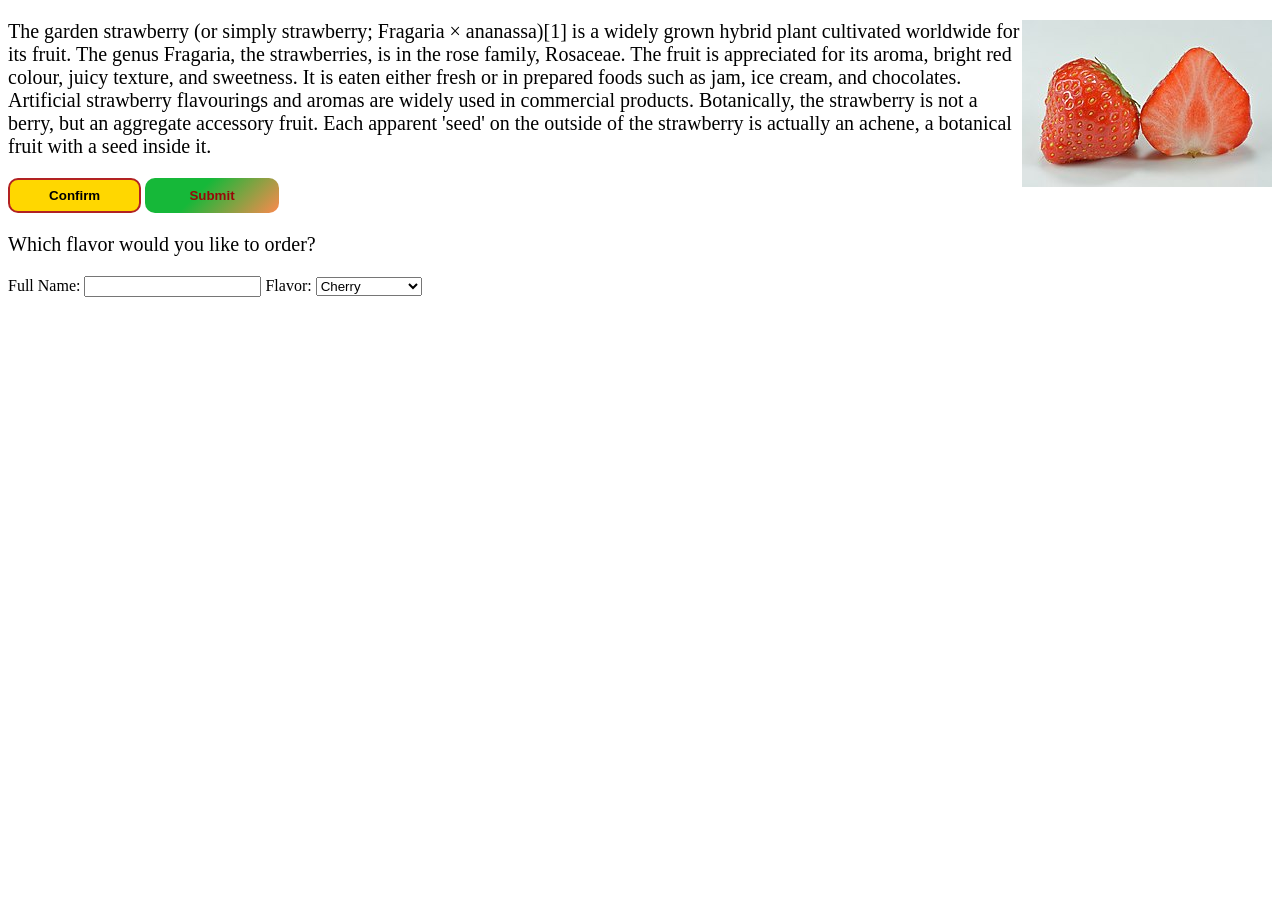
<file: index.html>
<!DOCTYPE html>
<html lang="en">

<head>
    <meta charset="UTF-8">
    <meta name="viewport" content="width=device-width, initial-scale=1.0">
    <title>Document</title>
    <link rel="stylesheet" href="style.css">
</head>

<body>
    <img src="Garden_strawberry_(Fragaria_×_ananassa).jpg" alt="">
    <p>The garden strawberry (or simply strawberry; Fragaria × ananassa)[1] is a widely grown hybrid plant cultivated
        worldwide for its fruit. The genus Fragaria, the strawberries, is in the rose family, Rosaceae. The fruit is
        appreciated for its aroma, bright red colour, juicy texture, and sweetness. It is eaten either fresh or in
        prepared foods such as jam, ice cream, and chocolates. Artificial strawberry flavourings and aromas are widely
        used in commercial products. Botanically, the strawberry is not a berry, but an aggregate accessory fruit. Each
        apparent 'seed' on the outside of the strawberry is actually an achene, a botanical fruit with a seed inside it.
    </p>

    <button class="joinBtn">Confirm</button>

    <button id ="Subcribe">Submit</button>

    <form>
  <p>Which flavor would you like to order?</p>
  <label>Full Name: <input name="firstName" type="text" /></label>
  <label
    >Flavor:
    <select name="flavor">
      <option>Cherry</option>
      <option>Green Tea</option>
      <option>Moose Tracks</option>
      <option>Mint Chip</option>
    </select>
  </label>
</form>
    
</body>

</html>
</file>
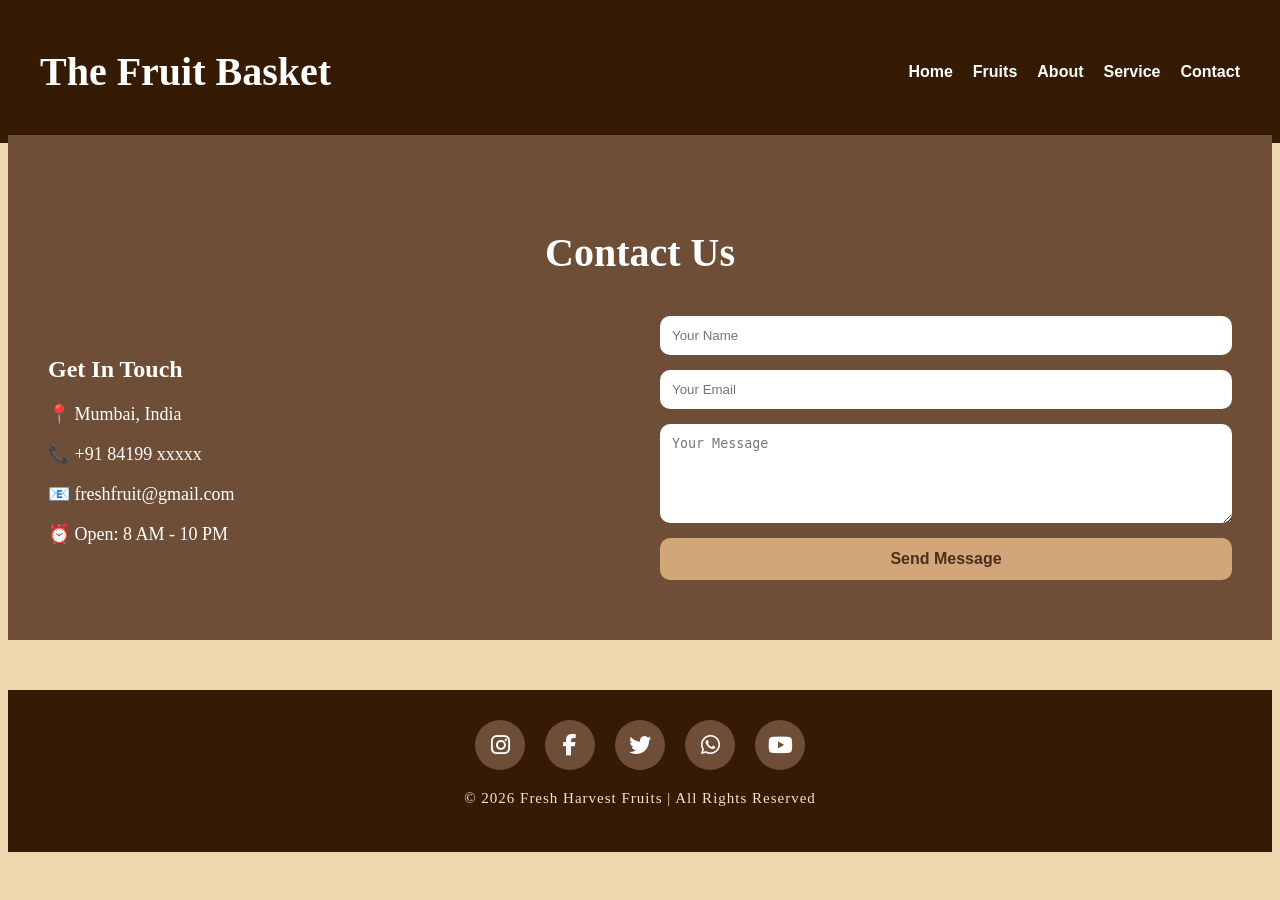
<file: contact.html>
<!DOCTYPE html>
<html lang="en">
<head>
    <meta charset="UTF-8">
    <meta name="viewport" content="width=device-width, initial-scale=1.0">
    <title>Contact</title>
        <link rel="stylesheet" href="sytlefr.css">
        <link rel="stylesheet" href="https://cdnjs.cloudflare.com/ajax/libs/font-awesome/6.5.1/css/all.min.css">
</head>
<body>
       <header>
        <nav class="navbar">
            <h1 class="logo">The Fruit Basket</h1>

            <ul class="nav-links">
                <li><a href="fruit.html">Home</a></li>
                <li><a href="fruits.html">Fruits</a></li>
                <li><a href="about.html">About</a></li>
                <li><a href="service.html">Service</a></li>
                <li><a href="contact.html">Contact</a></li>
            </ul>
        </nav>
    </header>

      <section class="contact">
        <h1 class="contact-title">Contact Us</h1>

        <div class="contact-container">

            <div class="contact-info">
                <h2>Get In Touch</h2>

                <p>📍 Mumbai, India</p>
                <p>📞 +91 84199 xxxxx</p>
                <p>📧 freshfruit@gmail.com</p>
                <p>⏰ Open: 8 AM - 10 PM</p>
            </div>

            <form class="contact-form">

                <input type="text" placeholder="Your Name" required>

                <input type="email" placeholder="Your Email" required>

                <textarea placeholder="Your Message" rows="5"></textarea>

                <button type="submit">Send Message</button>

            </form>

        </div>
    </section>
    
<footer class="footer">


    <div class="social-icons">

        <a href="#"><i class="fa-brands fa-instagram"></i></a>

        <a href="#"><i class="fa-brands fa-facebook-f"></i></a>

        <a href="#"><i class="fa-brands fa-twitter"></i></a>

        <a href="#"><i class="fa-brands fa-whatsapp"></i></a>

        <a href="#"><i class="fa-brands fa-youtube"></i></a>

    </div>


    <div class="footer-bottom">
        <p>© 2026 Fresh Harvest Fruits | All Rights Reserved</p>
    </div>

</footer>




</body>
</html>
</file>
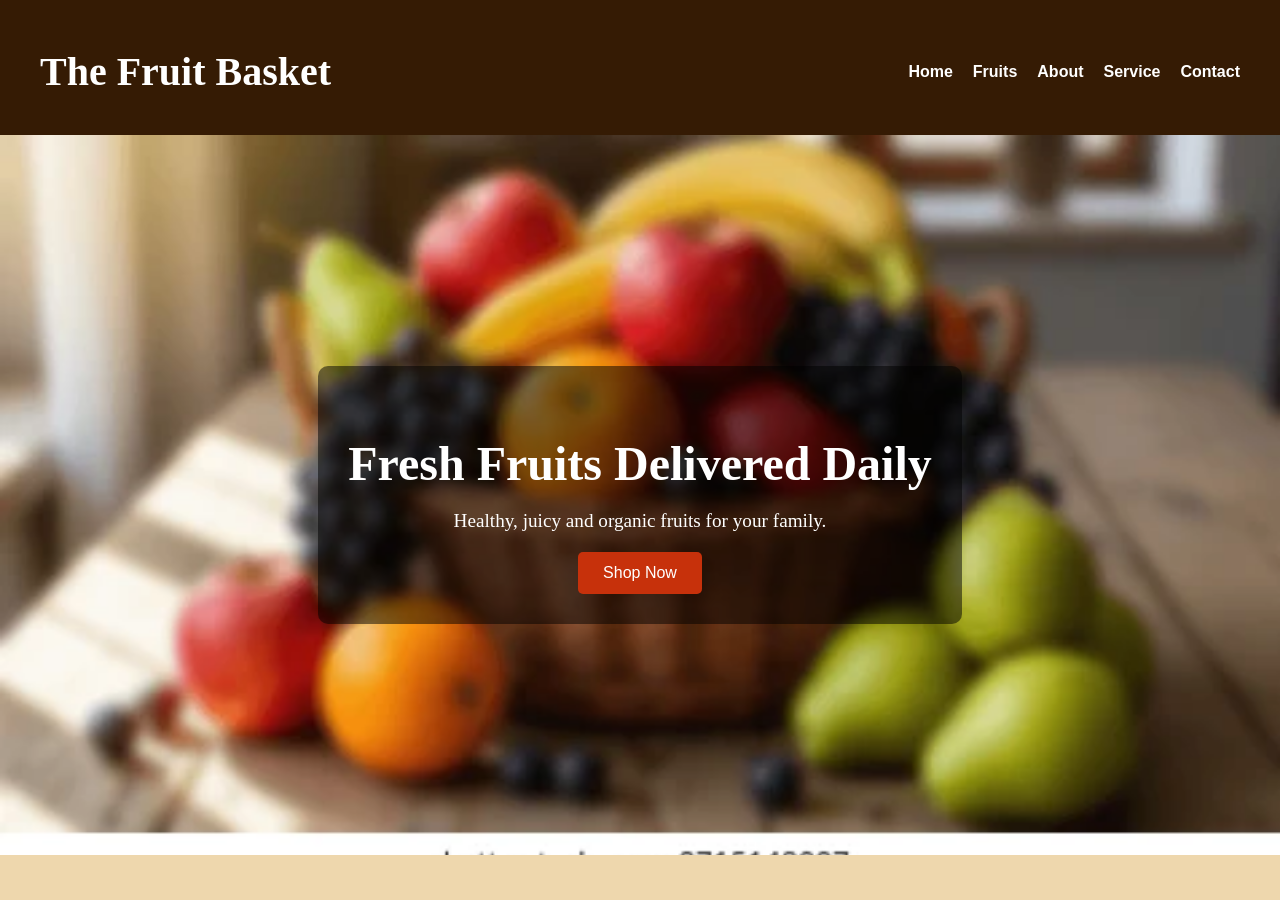
<file: home.html>
<!DOCTYPE html>
<html lang="en">
<head>
    <meta charset="UTF-8">
    <meta name="viewport" content="width=device-width, initial-scale=1.0">
    <title>Home</title>
        <link rel="stylesheet" href="sytlefr.css">
</head>
<body>
      <header>
        <nav class="navbar">
            <h1 class="logo">The Fruit Basket</h1>

            <ul class="nav-links">
                <li><a href="home.html">Home</a></li>
                <li><a href="products.html">Fruits</a></li>
                <li><a href="about.html">About</a></li>
                <li><a href="service.html">Service</a></li>
                <li><a href="contact.html">Contact</a></li>
            </ul>
        </nav>
    </header>

    <section class="hero">
        <div class="hero-text">
            <h2>Fresh Fruits Delivered Daily</h2>
            <p>Healthy, juicy and organic fruits for your family.</p>
            <button>Shop Now</button>
        </div>
    </section>

</body>
</html>
</file>
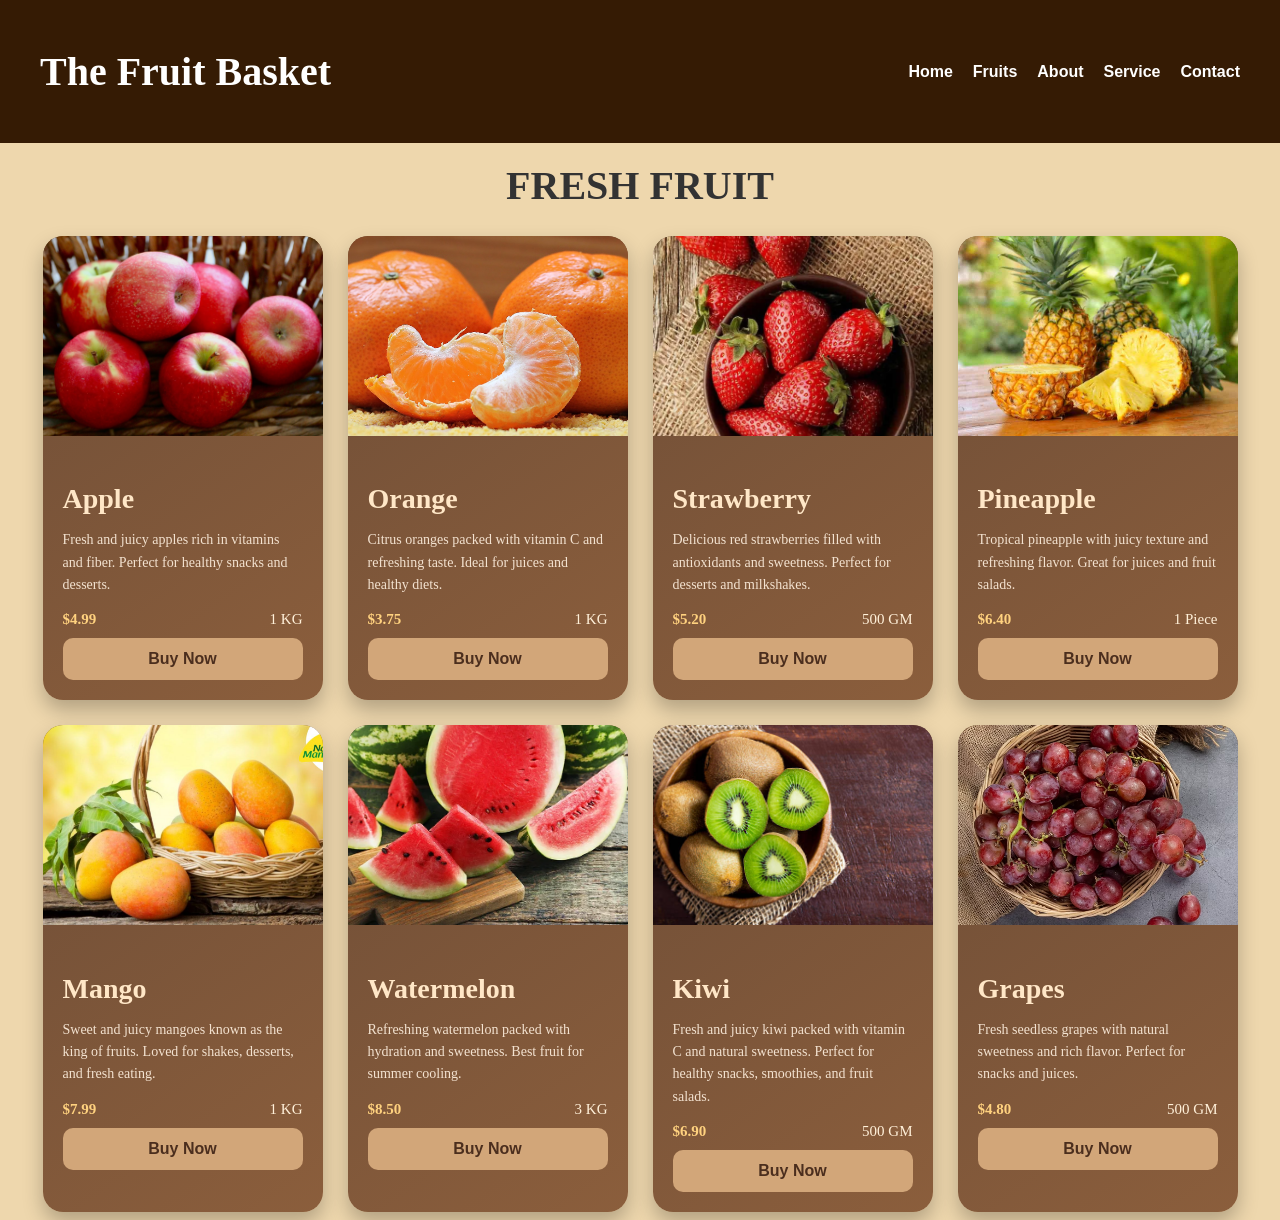
<file: products.html>
<!DOCTYPE html>
<html lang="en">
<head>
    <meta charset="UTF-8">
    <meta name="viewport" content="width=device-width, initial-scale=1.0">
    <title>Products</title>
        <link rel="stylesheet" href="sytlefr.css">
</head>
<body>
      <header>
        <nav class="navbar">
            <h1 class="logo">The Fruit Basket</h1>

            <ul class="nav-links">
                <li><a href="fruit.html">Home</a></li>
                <li><a href="products.html">Fruits</a></li>
                <li><a href="about.html">About</a></li>
                <li><a href="service.html">Service</a></li>
                <li><a href="contact.html">Contact</a></li>
            </ul>
        </nav>
    </header>

    <div class="container">
        <h1>FRESH FRUIT </h1>
        <div class="fruit-cards">


            <div class="card">
                <img src="IMAGE/apples-7281075_1280.jpg" alt="Apple">

                <div class="card-content">
                    <h2 class="fruit-name">Apple</h2>

                    <p class="description">
                        Fresh and juicy apples rich in vitamins and fiber.
                        Perfect for healthy snacks and desserts.
                    </p>

                    <div class="details">
                        <span class="price">$4.99</span>
                        <span class="weight">1 KG</span>
                    </div>

                    <button class="btn">Buy Now</button>
                </div>
            </div>

            <div class="card">
                <img src="IMAGE/Orange.jpg" alt="Orange">

                <div class="card-content">
                    <h2 class="fruit-name">Orange</h2>

                    <p class="description">
                        Citrus oranges packed with vitamin C and refreshing taste.
                        Ideal for juices and healthy diets.
                    </p>

                    <div class="details">
                        <span class="price">$3.75</span>
                        <span class="weight">1 KG</span>
                    </div>

                    <button class="btn">Buy Now</button>
                </div>
            </div>

            <div class="card">
                <img src="IMAGE/strawberry.jpn.webp" alt="Strawberry">

                <div class="card-content">
                    <h2 class="fruit-name">Strawberry</h2>

                    <p class="description">
                        Delicious red strawberries filled with antioxidants and sweetness.
                        Perfect for desserts and milkshakes.
                    </p>

                    <div class="details">
                        <span class="price">$5.20</span>
                        <span class="weight">500 GM</span>
                    </div>

                    <button class="btn">Buy Now</button>
                </div>
            </div>

            <div class="card">
                <img src="IMAGE/pineapple.jpg" alt="Pineapple">

                <div class="card-content">
                    <h2 class="fruit-name">Pineapple</h2>

                    <p class="description">
                        Tropical pineapple with juicy texture and refreshing flavor.
                        Great for juices and fruit salads.
                    </p>

                    <div class="details">
                        <span class="price">$6.40</span>
                        <span class="weight">1 Piece</span>
                    </div>

                    <button class="btn">Buy Now</button>
                </div>
            </div>

            <div class="card">
                <img src="IMAGE/mango.jpg" alt="Mango">

                <div class="card-content">
                    <h2 class="fruit-name">Mango</h2>

                    <p class="description">
                        Sweet and juicy mangoes known as the king of fruits.
                        Loved for shakes, desserts, and fresh eating.
                    </p>

                    <div class="details">
                        <span class="price">$7.99</span>
                        <span class="weight">1 KG</span>
                    </div>

                    <button class="btn">Buy Now</button>
                </div>
            </div>

            <div class="card">
                <img src="IMAGE/Watermelon.webp" alt="Watermelon">

                <div class="card-content">
                    <h2 class="fruit-name">Watermelon</h2>

                    <p class="description">
                        Refreshing watermelon packed with hydration and sweetness.
                        Best fruit for summer cooling.
                    </p>

                    <div class="details">
                        <span class="price">$8.50</span>
                        <span class="weight">3 KG</span>
                    </div>

                    <button class="btn">Buy Now</button>
                </div>
            </div>

             <div class="card">
                <img src="IMAGE/kiwi-jpg.jpg" alt="Kiwi">

                <div class="card-content">

                    <h2 class="fruit-name">Kiwi</h2>

                    <p class="description">
                        Fresh and juicy kiwi packed with vitamin C and natural sweetness.
                        Perfect for healthy snacks, smoothies, and fruit salads.
                    </p>

                    <div class="details">
                        <span class="price">$6.90</span>
                        <span class="weight">500 GM</span>
                    </div>

                    <button class="btn">Buy Now</button>

                </div>
            </div>

            <div class="card">
                <img src="IMAGE/grapes.jpg" alt="Grapes">

                <div class="card-content">
                    <h2 class="fruit-name">Grapes</h2>

                    <p class="description">
                        Fresh seedless grapes with natural sweetness and rich flavor.
                        Perfect for snacks and juices.
                    </p>

                    <div class="details">
                        <span class="price">$4.80</span>
                        <span class="weight">500 GM</span>
                    </div>

                    <button class="btn">Buy Now</button>
                </div>
            </div>
            </div>
        </div>
 
</body>
</html>
</file>
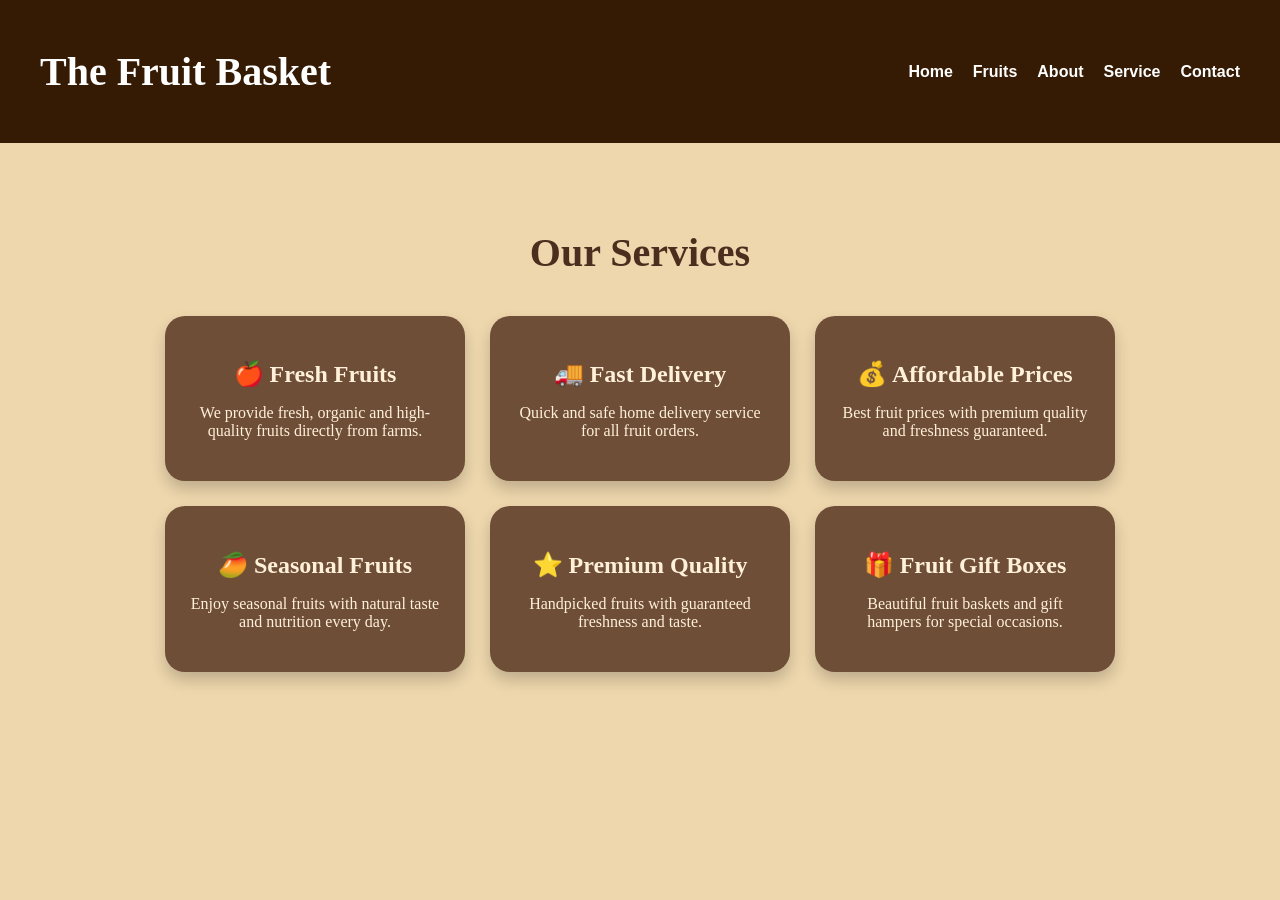
<file: service.html>
<!DOCTYPE html>
<html lang="en">

<head>
    <meta charset="UTF-8">
    <meta name="viewport" content="width=device-width, initial-scale=1.0">
    <title>Services</title>
    <link rel="stylesheet" href="sytlefr.css">
</head>

<body>
    <header>
        <nav class="navbar">
            <h1 class="logo">The Fruit Basket</h1>

            <ul class="nav-links">
                <li><a href="fruit.html">Home</a></li>
                <li><a href="fruits.html">Fruits</a></li>
                <li><a href="about.html">About</a></li>
                <li><a href="service.html">Service</a></li>
                <li><a href="contact.html">Contact</a></li>
            </ul>
        </nav>
    </header>

    <section class="services">
        <h1 class="service-title">Our Services</h1>

        <div class="service-boxes">

            <div class="service-card">
                <h2>🍎 Fresh Fruits</h2>
                <p>We provide fresh, organic and high-quality fruits directly from farms.</p>
            </div>

            <div class="service-card">
                <h2>🚚 Fast Delivery</h2>
                <p>Quick and safe home delivery service for all fruit orders.</p>
            </div>

            <div class="service-card">
                <h2>💰 Affordable Prices</h2>
                <p>Best fruit prices with premium quality and freshness guaranteed.</p>
            </div>

            <div class="service-card">
                <h2>🥭 Seasonal Fruits</h2>
                <p>Enjoy seasonal fruits with natural taste and nutrition every day.</p>
            </div>

            <div class="service-card">
                <h2>⭐ Premium Quality</h2>
                <p>Handpicked fruits with guaranteed freshness and taste.</p>
            </div>

            <div class="service-card">
                <h2>🎁 Fruit Gift Boxes</h2>
                <p>Beautiful fruit baskets and gift hampers for special occasions.</p>
            </div>

        </div>
    </section>

</body>

</html>
</file>
<file: style.css>
img{
    float: right;
}
p{
   font-size: 20px;
  
}
.joinBtn {
  width: 10em;
  height: 5ex;
  background-color: gold;
  border: 2px solid firebrick;
  border-radius: 10px;
  font-weight: bold;
  color: black;
  cursor: pointer;
}

.joinBtn:hover {
  background-color: bisque;
}
#Subcribe {
  width: 10em;
  height: 5ex;
  background-image: linear-gradient(135deg, #16b839 40%, #fc894d);
  border: 2px rgb(46, 52, 139);
  border-radius: 10px;
  font-weight: bold;
  color: rgb(151, 8, 8);
  cursor: pointer;
}

#Subcribe:hover {
    box-shadow: rgb(252, 139, 139);

}

input:focus {
    background-color: rgb(198, 174, 221);

}

select:focus{
    background-color: aliceblue;
}
</file>
<file: sytlefr.css>
body {
  background: #eed7ad;
  color: #333;
}

.navbar {
  display: flex;
  justify-content: space-between;
  align-items: center;
  background: #351b04;
  padding: 15px 40px;
  margin: -8px;
}

h1 {
  font-size: 2.5rem;
  text-align: center;
}

.logo {
  color: white;
}

.nav-links {
  list-style: none;
  display: flex;
  gap: 20px;
}

.nav-links a {
  color: white;
  text-decoration: none;
  font-weight: bold;
  font-family: sans-serif;
  ;
}

.nav-links a:hover {
  color: rgba(207, 76, 15, 0.664);
}

.hero {
  height: 80vh;
  background: url(IMAGE/fruitful-harvest-basket-assorted-fruits-260nw-2715148007.webp);
  display: flex;
  align-items: center;
  justify-content: center;
  text-align: center;
  background-size: cover;
  background-repeat: no-repeat;
  margin: -8px;
}

.hero-text {
  background: rgba(0, 0, 0, 0.5);
  padding: 30px;
  border-radius: 10px;
  color: white;
}

.hero-text h2 {
  font-size: 3rem;
  margin-bottom: 10px;
}

.hero-text p {
  margin-bottom: 20px;
  font-size: 1.2rem;
}

.hero button {
  padding: 12px 25px;
  border: none;
  background: #c7310b;
  color: white;
  font-size: 1rem;
  border-radius: 5px;
  cursor: pointer;
}

.hero button:hover {
  background: #2b1c0781;
}

.fruit-cards {
  display: flex;
  flex-wrap: wrap;
  justify-content: center;
  gap: 25px;
}


.container-h1 {
  text-align: center;
}

.card {
  width: 280px;
  background: linear-gradient(145deg, #6f4e37, #8b5e3c);
  border-radius: 20px;
  overflow: hidden;
  box-shadow: 0 10px 20px rgba(0, 0, 0, 0.25);
  transition: 0.3s ease;
  color: white;
}

.card:hover {
  transform: translateY(-10px);
}

.card img {
  width: 100%;
  height: 200px;
  object-fit: cover;
}

.card-content {
  padding: 20px;
}

.fruit-name {
  font-size: 28px;
  margin-bottom: 10px;
  color: #ffe7c7;
}

.description {
  font-size: 14px;
  line-height: 1.6;
  margin-bottom: 15px;
  color: #f3e2d0;
}

.details {
  display: flex;
  justify-content: space-between;
  margin-bottom: 10px;
  font-size: 15px;
}

.price {
  font-weight: bold;
  color: #ffd27f;
}

.weight {
  color: #fff0d9;
}

.btn {
  display: block;
  width: 100%;
  padding: 12px;
  border: none;
  border-radius: 10px;
  background: #d2a679;
  color: #4b2e1e;
  font-size: 16px;
  font-weight: bold;
  cursor: pointer;
  transition: 0.3s;
}

.btn:hover {
  background: #f0c28b;
}





@media(max-width: 768px) {
  .navbar {
    flex-direction: column;
    gap: 10px;
  }

  .hero-text h2 {
    font-size: 2rem;
  }
}

.about-container {
  display: flex;
  align-items: center;
  gap: 40px;
  background: #6f4e37;
  padding: 30px;
  border-radius: 20px;
  color: #f3e2d0;
  font-size: 1.1rem;
}

.about-image {
  flex: 1;
}

.about-image img {
  width: 100%;
  border-radius: 15px;
}

.about-text {
  flex: 1;
}

.services {
  padding: 60px 40px;
  text-align: center;
}

.service-title {
  font-size: 2.5rem;
  margin-bottom: 40px;
  color: #4b2e1e;
}

.service-boxes {
  display: flex;
  flex-wrap: wrap;
  justify-content: center;
  gap: 25px;
}

.service-card {
  background: #6f4e37;
  color: #fff0d9;
  width: 250px;
  padding: 25px;
  border-radius: 20px;
  box-shadow: 0 8px 15px rgba(0,0,0,0.2);
  transition: 0.3s;
}

.service-card:hover {
  transform: translateY(-10px);
}

.service-card h2 {
  margin-bottom: 15px;
}



.contact {
  padding: 60px 40px;
  background: #6f4e37;
  color: white;
}

.contact-title {
  text-align: center;
  font-size: 2.5rem;
  margin-bottom: 40px;
}

.contact-container {
  display: flex;
  gap: 40px;
  justify-content: center;
  align-items: center;
  flex-wrap: wrap;
}

.contact-info {
  flex: 1;
  min-width: 250px;
}

.contact-info h2 {
  margin-bottom: 20px;
}

.contact-info p {
  margin-bottom: 15px;
  font-size: 18px;
}

.contact-form {
  flex: 1;
  min-width: 300px;
  display: flex;
  flex-direction: column;
  gap: 15px;
}

.contact-form input,
.contact-form textarea {
  padding: 12px;
  border: none;
  border-radius: 10px;
  outline: none;
}

.contact-form button {
  padding: 12px;
  border: none;
  border-radius: 10px;
  background: #d2a679;
  color: #4b2e1e;
  font-size: 16px;
  font-weight: bold;
  cursor: pointer;
}

.contact-form button:hover {
  background: #f0c28b;
}


@media(max-width:768px){

  .about-container {
    flex-direction: column;
  }

  .contact-container {
    flex-direction: column;
  }

}


.footer {
  background: #351b04;
  padding: 30px 20px;
  text-align: center;
  margin-top: 50px;
}


.social-icons {
  display: flex;
  justify-content: center;
  gap: 20px;
  margin-bottom: 20px;
}

.social-icons a {
  width: 50px;
  height: 50px;
  background: #6f4e37;
  color: white;
  display: flex;
  justify-content: center;
  align-items: center;
  border-radius: 50%;
  text-decoration: none;
  font-size: 22px;
  transition: 0.3s;
}

.social-icons a:hover {
  background: #d2a679;
  transform: translateY(-8px) rotate(10deg);
}


.footer-bottom p {
  color: #f3e2d0;
  font-size: 15px;
  letter-spacing: 1px;
}
</file>
